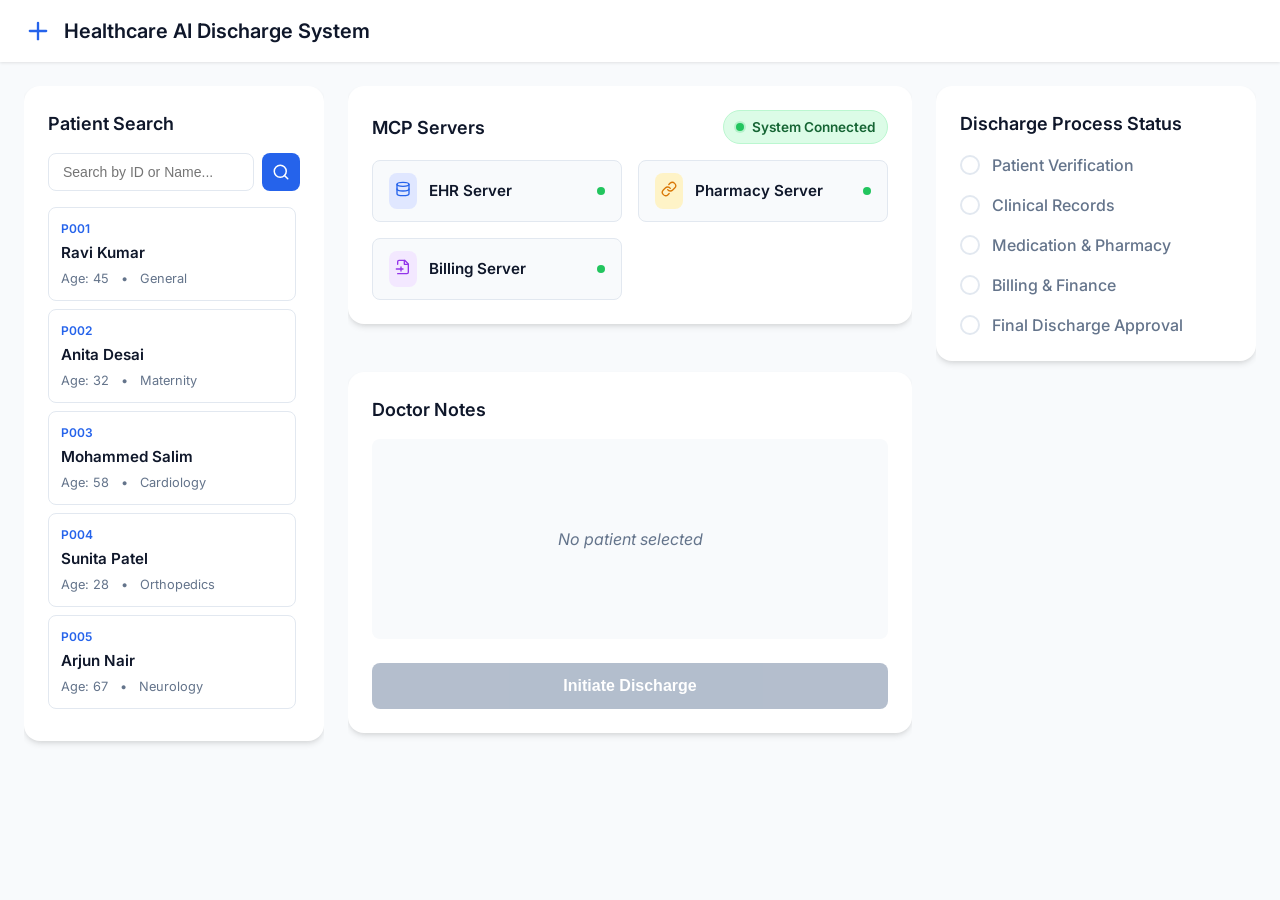
<file: Healthcare_Discharge_System/web_dashboard/index.html>
<!DOCTYPE html>
<html lang="en">

<head>
    <meta charset="UTF-8">
    <meta name="viewport" content="width=device-width, initial-scale=1.0">
    <title>Healthcare AI Discharge Management</title>
    <link href="https://fonts.googleapis.com/css2?family=Inter:wght@400;500;600;700&display=swap" rel="stylesheet">
    <link rel="stylesheet" href="style.css">
</head>

<body>
    <header class="app-header">
        <div class="logo">
            <svg xmlns="http://www.w3.org/2000/svg" width="28" height="28" viewBox="0 0 24 24" fill="none"
                stroke="currentColor" stroke-width="2" stroke-linecap="round" stroke-linejoin="round">
                <line x1="12" y1="5" x2="12" y2="19"></line>
                <line x1="5" y1="12" x2="19" y2="12"></line>
            </svg>
            <h1>Healthcare AI Discharge System</h1>
        </div>
    </header>

    <main class="dashboard-grid">
        <!-- Left Panel: Patient Search -->
        <section class="panel left-panel">
            <div class="card">
                <h2>Patient Search</h2>
                <div class="search-box">
                    <input type="text" id="searchInput" placeholder="Search by ID or Name...">
                    <button id="searchBtn">
                        <svg xmlns="http://www.w3.org/2000/svg" width="18" height="18" viewBox="0 0 24 24" fill="none"
                            stroke="currentColor" stroke-width="2" stroke-linecap="round" stroke-linejoin="round">
                            <circle cx="11" cy="11" r="8"></circle>
                            <line x1="21" y1="21" x2="16.65" y2="16.65"></line>
                        </svg>
                    </button>
                </div>
                <div class="patient-list" id="patientList">
                    <!-- Populated by JS -->
                </div>
            </div>
        </section>

        <!-- Center Panel: Doctor Notes / Processing -->
        <section class="panel center-panel">

            <!-- State 0: MCP Connection & Servers -->
            <div class="card" id="mcpCard" style="margin-bottom: 24px;">
                <div style="display: flex; justify-content: space-between; align-items: center; margin-bottom: 16px;">
                    <h2 style="margin: 0;">MCP Servers</h2>
                    <div
                        style="display: flex; align-items: center; gap: 8px; padding: 6px 12px; background: var(--success-light); border-radius: 20px; border: 1px solid #BBF7D0;">
                        <span
                            style="height: 8px; width: 8px; border-radius: 50%; background-color: var(--success); box-shadow: 0 0 0 2px rgba(34,197,94,0.2);"></span>
                        <span style="font-size: 0.85rem; font-weight: 600; color: #166534;">System Connected</span>
                    </div>
                </div>

                <div class="server-cards-grid"
                    style="display: grid; grid-template-columns: repeat(auto-fit, minmax(220px, 1fr)); gap: 16px;">

                    <!-- EHR SQLite Server -->
                    <div id="mcp-ehr" class="server-card hover-lift"
                        style="border: 1px solid var(--border-color); border-radius: var(--radius-sm); padding: 12px 16px; background: #F8FAFC; cursor: pointer;">
                        <div style="display: flex; align-items: center; justify-content: space-between;">
                            <div style="display: flex; align-items: center; gap: 12px;">
                                <div
                                    style="background: #E0E7FF; padding: 6px; border-radius: 8px; color: var(--primary);">
                                    <svg xmlns="http://www.w3.org/2000/svg" width="16" height="16" viewBox="0 0 24 24"
                                        fill="none" stroke="currentColor" stroke-width="2" stroke-linecap="round"
                                        stroke-linejoin="round">
                                        <ellipse cx="12" cy="5" rx="9" ry="3"></ellipse>
                                        <path d="M21 12c0 1.66-4 3-9 3s-9-1.34-9-3"></path>
                                        <path d="M3 5v14c0 1.66 4 3 9 3s9-1.34 9-3V5"></path>
                                    </svg>
                                </div>
                                <h3 style="font-size: 0.95rem; font-weight: 600; margin: 0;">EHR Server</h3>
                            </div>
                            <div class="server-indicator"
                                style="height: 8px; width: 8px; border-radius: 50%; background-color: var(--success);">
                            </div>
                        </div>
                    </div>

                    <!-- Pharmacy API Server -->
                    <div id="mcp-pharmacy" class="server-card hover-lift"
                        style="border: 1px solid var(--border-color); border-radius: var(--radius-sm); padding: 12px 16px; background: #F8FAFC; cursor: pointer;">
                        <div style="display: flex; align-items: center; justify-content: space-between;">
                            <div style="display: flex; align-items: center; gap: 12px;">
                                <div style="background: #FEF3C7; padding: 6px; border-radius: 8px; color: #D97706;">
                                    <svg xmlns="http://www.w3.org/2000/svg" width="16" height="16" viewBox="0 0 24 24"
                                        fill="none" stroke="currentColor" stroke-width="2" stroke-linecap="round"
                                        stroke-linejoin="round">
                                        <path d="M10 13a5 5 0 0 0 7.54.54l3-3a5 5 0 0 0-7.07-7.07l-1.72 1.71"></path>
                                        <path d="M14 11a5 5 0 0 0-7.54-.54l-3 3a5 5 0 0 0 7.07 7.07l1.71-1.71"></path>
                                    </svg>
                                </div>
                                <h3 style="font-size: 0.95rem; font-weight: 600; margin: 0;">Pharmacy Server</h3>
                            </div>
                            <div class="server-indicator"
                                style="height: 8px; width: 8px; border-radius: 50%; background-color: var(--success);">
                            </div>
                        </div>
                    </div>

                    <!-- FileSystem Server -->
                    <div id="mcp-billing" class="server-card hover-lift"
                        style="border: 1px solid var(--border-color); border-radius: var(--radius-sm); padding: 12px 16px; background: #F8FAFC; cursor: pointer;">
                        <div style="display: flex; align-items: center; justify-content: space-between;">
                            <div style="display: flex; align-items: center; gap: 12px;">
                                <div style="background: #F3E8FF; padding: 6px; border-radius: 8px; color: #9333EA;">
                                    <svg xmlns="http://www.w3.org/2000/svg" width="16" height="16" viewBox="0 0 24 24"
                                        fill="none" stroke="currentColor" stroke-width="2" stroke-linecap="round"
                                        stroke-linejoin="round">
                                        <path d="M4 22h14a2 2 0 0 0 2-2V7.5L14.5 2H6a2 2 0 0 0-2 2v4"></path>
                                        <polyline points="14 2 14 8 20 8"></polyline>
                                        <path d="M2 15h10"></path>
                                        <path d="M9 18v-6"></path>
                                    </svg>
                                </div>
                                <h3 style="font-size: 0.95rem; font-weight: 600; margin: 0;">Billing Server</h3>
                            </div>
                            <div class="server-indicator"
                                style="height: 8px; width: 8px; border-radius: 50%; background-color: var(--success);">
                            </div>
                        </div>
                    </div>
                </div>
            </div>

            <!-- State 1: Doctor Notes -->
            <div class="card" id="doctorNotesCard">
                <h2>Doctor Notes</h2>
                <div id="notesContent" class="notes-content empty-state">
                    No patient selected
                </div>
                <button id="initiateDischargeBtn" class="primary-btn" disabled>Initiate Discharge</button>
            </div>

            <!-- State 2: Processing -->
            <div class="card hidden slide-up" id="processingCard">
                <h2>Discharge Processing</h2>
                <div class="progress-container">
                    <div class="progress-bar-bg">
                        <div class="progress-bar-fill" id="progressBarFill"></div>
                    </div>
                    <span id="progressText">0%</span>
                </div>
                <div class="steps-list" id="stepsList">
                    <!-- Populated by JS -->
                </div>
            </div>



            <!-- State 4: Error / Blocked -->
            <div class="error-wrapper hidden slide-up" id="errorWrapper">
                <div class="card error-card fade-in"
                    style="background-color: #FEF2F2; border: 1px solid #FCA5A5; text-align: center; padding: 32px 24px;">
                    <div class="error-icon-large"
                        style="width: 64px; height: 64px; background-color: #EF4444; border-radius: 50%; display: flex; align-items: center; justify-content: center; margin: 0 auto 16px; box-shadow: 0 4px 10px rgba(239, 68, 68, 0.3);">
                        <svg xmlns="http://www.w3.org/2000/svg" width="48" height="48" viewBox="0 0 24 24" fill="none"
                            stroke="white" stroke-width="2" stroke-linecap="round" stroke-linejoin="round">
                            <line x1="18" y1="6" x2="6" y2="18"></line>
                            <line x1="6" y1="6" x2="18" y2="18"></line>
                        </svg>
                    </div>
                    <h2 style="color: #991B1B; margin-bottom: 8px;">Discharge Blocked</h2>
                    <p id="errorMessage" style="color: #B91C1C;">Reason goes here</p>
                </div>
            </div>

        </section>

        <!-- Right Panel: Process Status -->
        <section class="panel right-panel">
            <div class="card" id="statusCard">
                <h2>Discharge Process Status</h2>
                <ul class="module-status-list mt-4">
                    <li id="status-verification" class="module-item">
                        <div class="status-indicator"></div>
                        <span>Patient Verification</span>
                    </li>
                    <li id="status-records" class="module-item">
                        <div class="status-indicator"></div>
                        <span>Clinical Records</span>
                    </li>
                    <li id="status-pharmacy" class="module-item">
                        <div class="status-indicator"></div>
                        <span>Medication & Pharmacy</span>
                    </li>
                    <li id="status-billing" class="module-item">
                        <div class="status-indicator"></div>
                        <span>Billing & Finance</span>
                    </li>
                    <li id="status-final" class="module-item">
                        <div class="status-indicator"></div>
                        <span>Final Discharge Approval</span>
                    </li>
                </ul>
            </div>

            <!-- Alerts Box -->
            <div class="card mt-4 hidden slide-up" id="alertsCard" style="border-left: 4px solid #F59E0B;">
                <h3 style="margin-bottom: 12px; display: flex; align-items: center; gap: 8px;">
                    <svg xmlns="http://www.w3.org/2000/svg" width="20" height="20" viewBox="0 0 24 24" fill="none"
                        stroke="#F59E0B" stroke-width="2" stroke-linecap="round" stroke-linejoin="round">
                        <path
                            d="M10.29 3.86L1.82 18a2 2 0 0 0 1.71 3h16.94a2 2 0 0 0 1.71-3L13.71 3.86a2 2 0 0 0-3.42 0z">
                        </path>
                        <line x1="12" y1="9" x2="12" y2="13"></line>
                        <line x1="12" y1="17" x2="12.01" y2="17"></line>
                    </svg>
                    Process Alerts
                </h3>
                <div id="alertsList" style="display: flex; flex-direction: column; gap: 8px;">
                    <!-- Alerts populated by JS -->
                </div>
            </div>

            <!-- Success Message Card -->
            <div class="card success-card fade-in hidden mt-4" id="successMessageCard">
                <div class="success-icon-large">
                    <svg xmlns="http://www.w3.org/2000/svg" width="48" height="48" viewBox="0 0 24 24" fill="none"
                        stroke="white" stroke-width="2" stroke-linecap="round" stroke-linejoin="round">
                        <path d="M22 11.08V12a10 10 0 1 1-5.93-9.14"></path>
                        <polyline points="22 4 12 14.01 9 11.01"></polyline>
                    </svg>
                </div>
                <h2>Patient Ready for Discharge</h2>
                <p>All discharge validations completed successfully.</p>
            </div>

            <!-- State 3: Success & Invoice (Moved from center panel) -->
            <div class="success-wrapper hidden slide-up" id="successWrapper">
                <div class="card invoice-card fade-in mt-4">
                    <h2>Invoice</h2>
                    <div class="invoice-details" id="invoiceDetails">
                        <!-- Populated by JS -->
                    </div>
                    <div class="invoice-actions mt-4">
                        <button class="secondary-btn" id="downloadPdfBtn">
                            <svg xmlns="http://www.w3.org/2000/svg" width="18" height="18" viewBox="0 0 24 24"
                                fill="none" stroke="currentColor" stroke-width="2" stroke-linecap="round"
                                stroke-linejoin="round">
                                <path d="M14 2H6a2 2 0 0 0-2 2v16a2 2 0 0 0 2 2h12a2 2 0 0 0 2-2V8z"></path>
                                <polyline points="14 2 14 8 20 8"></polyline>
                                <line x1="16" y1="13" x2="8" y2="13"></line>
                                <line x1="16" y1="17" x2="8" y2="17"></line>
                                <polyline points="10 9 9 9 8 9"></polyline>
                            </svg>
                            Download Invoice (PDF)
                        </button>
                    </div>
                </div>
            </div>
        </section>
    </main>

    <footer class="app-footer hidden" id="evalsFooter">
        <button id="goToEvalsBtn" class="evals-btn">
            <svg xmlns="http://www.w3.org/2000/svg" width="18" height="18" viewBox="0 0 24 24" fill="none"
                stroke="currentColor" stroke-width="2" stroke-linecap="round" stroke-linejoin="round">
                <line x1="18" y1="20" x2="18" y2="10"></line>
                <line x1="12" y1="20" x2="12" y2="4"></line>
                <line x1="6" y1="20" x2="6" y2="14"></line>
            </svg>
            Go to Evaluations (Tech)
        </button>
    </footer>

    <!-- Modal for Invoice Preview -->
    <div id="invoiceModal" class="modal hidden fade-in">
        <div class="modal-content slide-up">
            <div class="modal-header">
                <h2>Invoice Preview</h2>
                <button class="close-btn" id="closeModalBtn">&times;</button>
            </div>
            <div class="invoice-preview" id="invoicePreviewContent">
                <!-- Dynamic Invoice HTML -->
            </div>
            <div class="modal-actions">
                <button class="primary-btn" id="printInvoiceBtn">Print Invoice</button>
            </div>
        </div>
    </div>

    <script src="app.js"></script>
</body>

</html>
</file>
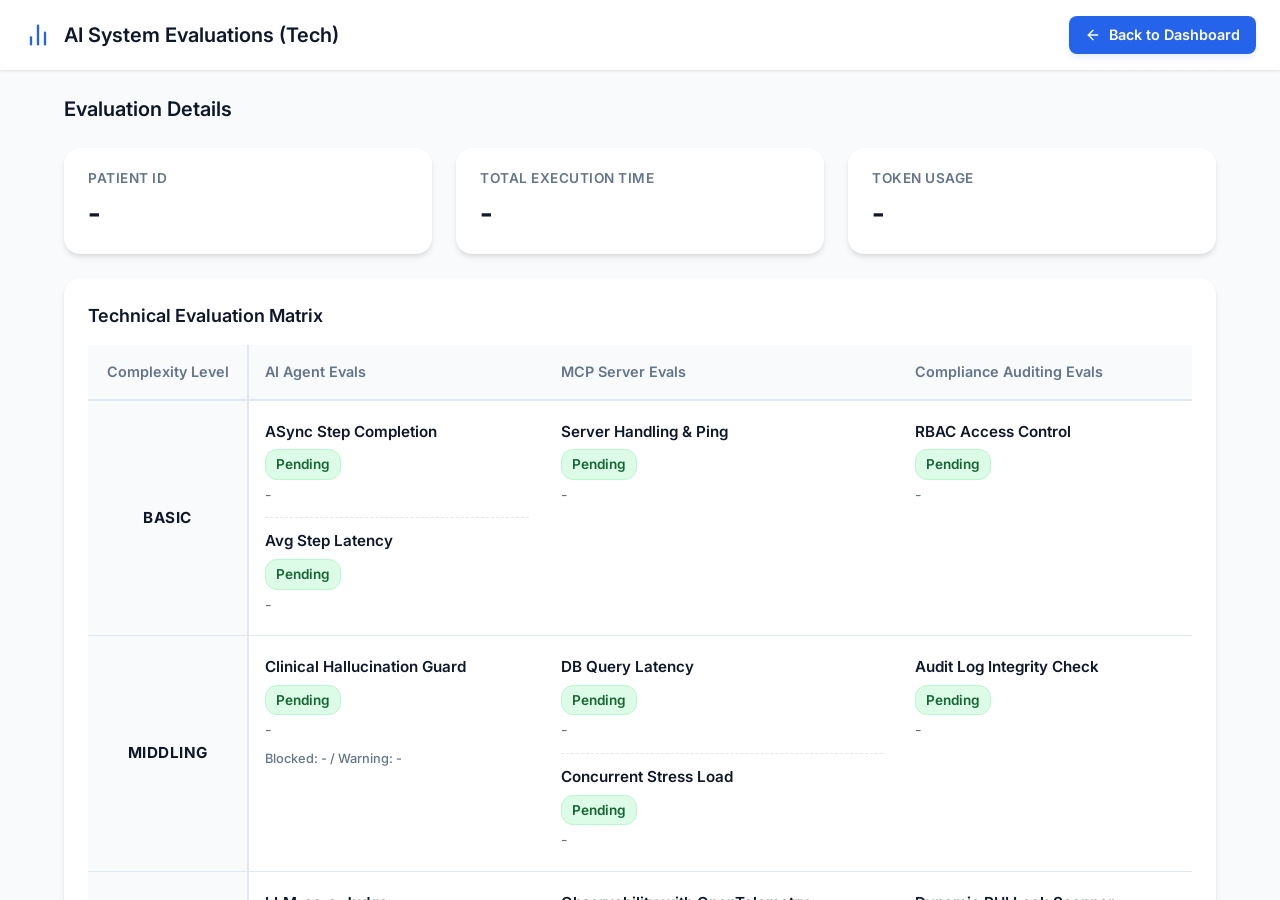
<file: Healthcare_Discharge_System/web_dashboard/evaluations.html>
<!DOCTYPE html>
<html lang="en">

<head>
    <meta charset="UTF-8">
    <meta name="viewport" content="width=device-width, initial-scale=1.0">
    <title>AI System Evaluations (Tech)</title>
    <link href="https://fonts.googleapis.com/css2?family=Inter:wght@400;500;600;700&display=swap" rel="stylesheet">
    <link rel="stylesheet" href="style.css">
</head>

<body>
    <header class="app-header" style="display: flex; justify-content: space-between; align-items: center;">
        <div class="logo">
            <svg xmlns="http://www.w3.org/2000/svg" width="28" height="28" viewBox="0 0 24 24" fill="none"
                stroke="currentColor" stroke-width="2" stroke-linecap="round" stroke-linejoin="round">
                <line x1="18" y1="20" x2="18" y2="10"></line>
                <line x1="12" y1="20" x2="12" y2="4"></line>
                <line x1="6" y1="20" x2="6" y2="14"></line>
            </svg>
            <h1>AI System Evaluations (Tech)</h1>
        </div>
        <div>
            <a href="index.html" class="evals-btn" style="text-decoration: none; padding: 8px 16px; font-size: 0.9rem;">
                <svg xmlns="http://www.w3.org/2000/svg" width="16" height="16" viewBox="0 0 24 24" fill="none"
                    stroke="currentColor" stroke-width="2" stroke-linecap="round" stroke-linejoin="round">
                    <line x1="19" y1="12" x2="5" y2="12"></line>
                    <polyline points="12 19 5 12 12 5"></polyline>
                </svg>
                Back to Dashboard
            </a>
        </div>
    </header>

    <main class="eval-dashboard">
        <div class="eval-header-row">
            <div>
                <h2 style="margin: 0; font-size: 1.25rem; color: var(--text-main);">Evaluation Details</h2>
            </div>
            <div style="font-size: 0.9rem; color: var(--text-muted); font-weight: 500;" id="lastUpdated">
                <!-- Timestamp -->
            </div>
        </div>

        <!-- Stats Strip -->
        <div class="eval-stats-strip">
            <div class="eval-stat-card">
                <label>Patient ID</label>
                <span id="stat-patient-id">-</span>
            </div>
            <div class="eval-stat-card">
                <label>Total Execution Time</label>
                <span id="stat-exec-time">-</span>
            </div>
            <div class="eval-stat-card">
                <label>Token Usage</label>
                <span id="stat-tokens">-</span>
            </div>
        </div>

        <!-- 3x3 Evaluation Matrix -->
        <div class="eval-table-card">
            <h2>Technical Evaluation Matrix</h2>
            <table class="eval-table">
                <thead>
                    <tr>
                        <th style="width: 160px; border-right: 2px solid var(--border-color); text-align: center;">
                            Complexity Level</th>
                        <th>AI Agent Evals</th>
                        <th>MCP Server Evals</th>
                        <th>Compliance Auditing Evals</th>
                    </tr>
                </thead>
                <tbody>
                    <!-- Basic Row -->
                    <tr>
                        <td class="row-header">Basic</td>
                        <td>
                            <div class="eval-cell" id="agent-basic-container">
                                <div class="eval-cell" id="agent-basic" style="border: none; padding: 0; box-shadow: none;">
                                    <div class="eval-cell-title" id="agent-basic-name">ASync Step Completion</div>
                                    <span class="eval-cell-badge badge-pass" id="agent-basic-badge">Pending</span>
                                    <div class="eval-cell-result" id="agent-basic-result">-</div>
                                </div>
                                <div style="margin-top: 12px; border-top: 1px dashed var(--border-color); padding-top: 12px;" id="agent-latency-container">
                                    <div class="eval-cell-title" id="agent-latency-name">Avg Step Latency</div>
                                    <span class="eval-cell-badge badge-pass" id="agent-latency-badge">Pending</span>
                                    <div class="eval-cell-result" id="agent-latency-result">-</div>
                                </div>
                            </div>
                        </td>
                        <td>
                            <div class="eval-cell" id="mcp-basic">
                                <div class="eval-cell-title" id="mcp-basic-name">Server Handling & Ping</div>
                                <span class="eval-cell-badge badge-pass" id="mcp-basic-badge">Pending</span>
                                <div class="eval-cell-result" id="mcp-basic-result">-</div>
                            </div>
                        </td>
                        <td>
                            <div class="eval-cell" id="compliance-basic">
                                <div class="eval-cell-title" id="compliance-basic-name">RBAC Access Control</div>
                                <span class="eval-cell-badge badge-pass" id="compliance-basic-badge">Pending</span>
                                <div class="eval-cell-result" id="compliance-basic-result">-</div>
                            </div>
                        </td>
                    </tr>

                    <!-- Middling Row -->
                    <tr>
                        <td class="row-header">Middling</td>
                        <td>
                            <div class="eval-cell" id="agent-middling">
                                <div class="eval-cell-title" id="agent-middling-name">Clinical Hallucination Guard</div>
                                <span class="eval-cell-badge badge-pass" id="agent-middling-badge">Pending</span>
                                <div class="eval-cell-result" id="agent-middling-result">-</div>
                                <div class="eval-cell-detail" id="agent-middling-detail" style="margin-top: 8px; font-size: 0.8rem; color: var(--text-muted); font-weight: 500;">
                                    Blocked: - / Warning: -
                                </div>
                            </div>
                        </td>
                        <td>
                            <div class="eval-cell" id="mcp-middling">
                                <div class="eval-cell-title" id="mcp-middling-name">DB Query Latency</div>
                                <span class="eval-cell-badge badge-pass" id="mcp-middling-badge">Pending</span>
                                <div class="eval-cell-result" id="mcp-middling-result">-</div>

                                <div style="margin-top: 12px; border-top: 1px dashed var(--border-color); padding-top: 12px;" id="mcp-stress-container">
                                    <div class="eval-cell-title" id="mcp-stress-name">Concurrent Stress Load</div>
                                    <span class="eval-cell-badge badge-pass" id="mcp-stress-badge">Pending</span>
                                    <div class="eval-cell-result" id="mcp-stress-result">-</div>
                                </div>
                            </div>
                        </td>
                        <td>
                            <div class="eval-cell" id="compliance-middling">
                                <div class="eval-cell-title" id="compliance-middling-name">Audit Log Integrity Check
                                </div>
                                <span class="eval-cell-badge badge-pass" id="compliance-middling-badge">Pending</span>
                                <div class="eval-cell-result" id="compliance-middling-result">-</div>
                            </div>
                        </td>
                    </tr>

                    <!-- Advanced Row -->
                    <tr>
                        <td class="row-header">Advanced</td>
                        <td>
                            <div class="eval-cell" id="agent-advanced">
                                <div class="eval-cell-title" id="agent-advanced-name">LLM-as-a-Judge</div>
                                <span class="eval-cell-badge badge-pass" id="agent-advanced-badge">Pending</span>
                                <div class="eval-cell-result" id="agent-advanced-result">
                                    <a href="#" id="stream-judge-link" style="color: var(--primary); text-decoration: underline; font-weight: 600;">Streamable</a>
                                </div>
                            </div>
                        </td>
                        <td>
                            <div class="eval-cell" id="mcp-advanced">
                                <div class="eval-cell-title" id="mcp-advanced-name">Observability with OpenTelemetry</div>
                                <span class="eval-cell-badge badge-pass" id="mcp-advanced-badge">Pending</span>
                                <div class="eval-cell-result" id="mcp-advanced-result">
                                    <a href="#" id="observe-link" target="_blank" style="color: var(--primary); text-decoration: underline; font-weight: 500;">Observe</a>
                                </div>
                            </div>
                        </td>
                        <td>
                            <div class="eval-cell" id="compliance-advanced">
                                <div class="eval-cell-title" id="compliance-advanced-name">Dynamic PHI Leak Scanner
                                </div>
                                <span class="eval-cell-badge badge-pass" id="compliance-advanced-badge">Pending</span>
                                <div class="eval-cell-result" id="compliance-advanced-result">-</div>
                            </div>
                        </td>
                    </tr>
                </tbody>
            </table>
        </div>
    </main>

    <script src="evaluations.js"></script>
</body>

</html>
</file>
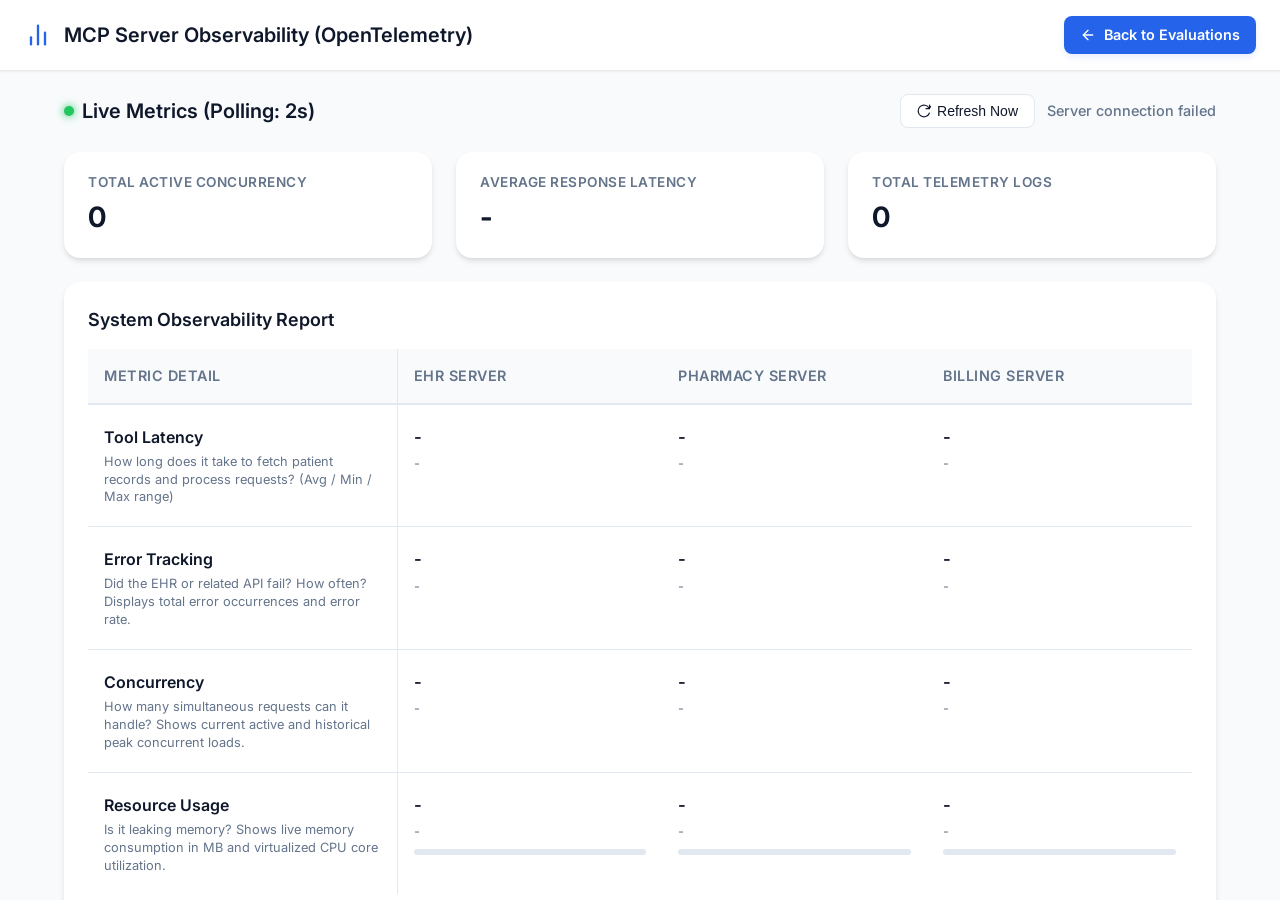
<file: Healthcare_Discharge_System/web_dashboard/observability.html>
<!DOCTYPE html>
<html lang="en">

<head>
    <meta charset="UTF-8">
    <meta name="viewport" content="width=device-width, initial-scale=1.0">
    <title>MCP Server Observability (OpenTelemetry)</title>
    <link href="https://fonts.googleapis.com/css2?family=Inter:wght@400;500;600;700&display=swap" rel="stylesheet">
    <link rel="stylesheet" href="style.css">
    <style>
        .pulse-dot {
            width: 10px;
            height: 10px;
            background-color: var(--success);
            border-radius: 50%;
            display: inline-block;
            box-shadow: 0 0 8px var(--success);
            animation: pulse-animation 1.5s infinite ease-in-out;
            margin-right: 8px;
            vertical-align: middle;
        }

        @keyframes pulse-animation {
            0% {
                transform: scale(0.9);
                opacity: 0.6;
            }

            50% {
                transform: scale(1.12);
                opacity: 1;
                box-shadow: 0 0 12px var(--success);
            }

            100% {
                transform: scale(0.9);
                opacity: 0.6;
            }
        }

        .metric-cell {
            padding: 16px;
        }

        .metric-title {
            font-weight: 600;
            color: var(--text-main);
            font-size: 1rem;
            margin-bottom: 4px;
        }

        .metric-desc {
            font-size: 0.8rem;
            color: var(--text-muted);
            line-height: 1.4;
        }

        .server-val {
            font-size: 1.05rem;
            font-weight: 600;
            color: var(--text-main);
        }

        .server-sub {
            font-size: 0.8rem;
            color: var(--text-muted);
            margin-top: 4px;
        }

        .obs-table {
            width: 100%;
            border-collapse: collapse;
            margin-top: 16px;
        }

        .obs-table th {
            text-align: left;
            padding: 16px;
            background-color: #F8FAFC;
            font-weight: 600;
            color: var(--text-muted);
            border-bottom: 2px solid var(--border-color);
            font-size: 0.9rem;
            text-transform: uppercase;
            letter-spacing: 0.5px;
        }

        .obs-table td {
            padding: 20px 16px;
            border-bottom: 1px solid var(--border-color);
            vertical-align: top;
        }

        .obs-table tr:last-child td {
            border-bottom: none;
        }

        .progress-bar-small {
            height: 6px;
            background-color: #E2E8F0;
            border-radius: 3px;
            overflow: hidden;
            margin-top: 8px;
            width: 100%;
        }

        .progress-bar-fill-small {
            height: 100%;
            background-color: var(--primary);
            border-radius: 3px;
            width: 0%;
            transition: width 0.3s ease, background-color 0.3s ease;
        }

        .refresh-btn {
            background-color: white;
            color: var(--text-main);
            border: 1px solid var(--border-color);
            padding: 8px 16px;
            border-radius: var(--radius-sm);
            font-size: 0.875rem;
            font-weight: 500;
            cursor: pointer;
            display: inline-flex;
            align-items: center;
            gap: 6px;
            transition: all 0.2s ease;
        }

        .refresh-btn:hover {
            background-color: #F1F5F9;
            border-color: #CBD5E1;
        }
    </style>
</head>

<body>
    <header class="app-header" style="display: flex; justify-content: space-between; align-items: center;">
        <div class="logo">
            <svg xmlns="http://www.w3.org/2000/svg" width="28" height="28" viewBox="0 0 24 24" fill="none"
                stroke="currentColor" stroke-width="2" stroke-linecap="round" stroke-linejoin="round">
                <path d="M18 20V10"></path>
                <path d="M12 20V4"></path>
                <path d="M6 20v-6"></path>
            </svg>
            <h1>MCP Server Observability (OpenTelemetry)</h1>
        </div>
        <div>
            <a href="#" id="back-btn" class="evals-btn" style="text-decoration: none; padding: 8px 16px; font-size: 0.9rem;">
                <svg xmlns="http://www.w3.org/2000/svg" width="16" height="16" viewBox="0 0 24 24" fill="none"
                    stroke="currentColor" stroke-width="2" stroke-linecap="round" stroke-linejoin="round">
                    <line x1="19" y1="12" x2="5" y2="12"></line>
                    <polyline points="12 19 5 12 12 5"></polyline>
                </svg>
                Back to Evaluations
            </a>
        </div>
    </header>

    <main class="eval-dashboard">
        <div class="eval-header-row">
            <div style="display: flex; align-items: center;">
                <span class="pulse-dot"></span>
                <h2 style="margin: 0; font-size: 1.25rem; color: var(--text-main);">Live Metrics (Polling: 2s)</h2>
            </div>
            <div style="display: flex; gap: 12px; align-items: center;">
                <button id="refreshBtn" class="refresh-btn">
                    <svg xmlns="http://www.w3.org/2000/svg" width="14" height="14" viewBox="0 0 24 24" fill="none"
                        stroke="currentColor" stroke-width="2" stroke-linecap="round" stroke-linejoin="round">
                        <path d="M21.5 2v6h-6M21.34 15.57a10 10 0 1 1-.57-8.38l5.67-5.67"></path>
                    </svg>
                    Refresh Now
                </button>
                <div style="font-size: 0.9rem; color: var(--text-muted); font-weight: 500;" id="lastUpdated">
                    Connecting...
                </div>
            </div>
        </div>

        <!-- Stats Strip -->
        <div class="eval-stats-strip">
            <div class="eval-stat-card">
                <label>Total Active Concurrency</label>
                <span id="stat-total-concurrency">0</span>
            </div>
            <div class="eval-stat-card">
                <label>Average Response Latency</label>
                <span id="stat-avg-latency">-</span>
            </div>
            <div class="eval-stat-card">
                <label>Total Telemetry Logs</label>
                <span id="stat-total-requests">0</span>
            </div>
        </div>

        <!-- Telemetry Table -->
        <div class="eval-table-card">
            <h2>System Observability Report</h2>
            <table class="obs-table">
                <thead>
                    <tr>
                        <th style="width: 28%; border-right: 1px solid var(--border-color);">Metric Detail</th>
                        <th style="width: 24%;">EHR Server</th>
                        <th style="width: 24%;">Pharmacy Server</th>
                        <th style="width: 24%;">Billing Server</th>
                    </tr>
                </thead>
                <tbody>
                    <!-- Tool Latency Row -->
                    <tr>
                        <td style="border-right: 1px solid var(--border-color);">
                            <div class="metric-title">Tool Latency</div>
                            <div class="metric-desc">How long does it take to fetch patient records and process requests? (Avg / Min / Max range)</div>
                        </td>
                        <td>
                            <div class="server-val" id="ehr-latency-avg">-</div>
                            <div class="server-sub" id="ehr-latency-range">-</div>
                        </td>
                        <td>
                            <div class="server-val" id="pharmacy-latency-avg">-</div>
                            <div class="server-sub" id="pharmacy-latency-range">-</div>
                        </td>
                        <td>
                            <div class="server-val" id="billing-latency-avg">-</div>
                            <div class="server-sub" id="billing-latency-range">-</div>
                        </td>
                    </tr>

                    <!-- Error Tracking Row -->
                    <tr>
                        <td style="border-right: 1px solid var(--border-color);">
                            <div class="metric-title">Error Tracking</div>
                            <div class="metric-desc">Did the EHR or related API fail? How often? Displays total error occurrences and error rate.</div>
                        </td>
                        <td>
                            <div class="server-val" id="ehr-errors">-</div>
                            <div class="server-sub" id="ehr-error-rate">-</div>
                        </td>
                        <td>
                            <div class="server-val" id="pharmacy-errors">-</div>
                            <div class="server-sub" id="pharmacy-error-rate">-</div>
                        </td>
                        <td>
                            <div class="server-val" id="billing-errors">-</div>
                            <div class="server-sub" id="billing-error-rate">-</div>
                        </td>
                    </tr>

                    <!-- Concurrency Row -->
                    <tr>
                        <td style="border-right: 1px solid var(--border-color);">
                            <div class="metric-title">Concurrency</div>
                            <div class="metric-desc">How many simultaneous requests can it handle? Shows current active and historical peak concurrent loads.</div>
                        </td>
                        <td>
                            <div class="server-val" id="ehr-concurrency">-</div>
                            <div class="server-sub" id="ehr-concurrency-peak">-</div>
                        </td>
                        <td>
                            <div class="server-val" id="pharmacy-concurrency">-</div>
                            <div class="server-sub" id="pharmacy-concurrency-peak">-</div>
                        </td>
                        <td>
                            <div class="server-val" id="billing-concurrency">-</div>
                            <div class="server-sub" id="billing-concurrency-peak">-</div>
                        </td>
                    </tr>

                    <!-- Resource Usage Row -->
                    <tr>
                        <td style="border-right: 1px solid var(--border-color);">
                            <div class="metric-title">Resource Usage</div>
                            <div class="metric-desc">Is it leaking memory? Shows live memory consumption in MB and virtualized CPU core utilization.</div>
                        </td>
                        <td>
                            <div class="server-val" id="ehr-memory">-</div>
                            <div class="server-sub" id="ehr-cpu">-</div>
                            <div class="progress-bar-small">
                                <div id="ehr-mem-bar" class="progress-bar-fill-small"></div>
                            </div>
                        </td>
                        <td>
                            <div class="server-val" id="pharmacy-memory">-</div>
                            <div class="server-sub" id="pharmacy-cpu">-</div>
                            <div class="progress-bar-small">
                                <div id="pharmacy-mem-bar" class="progress-bar-fill-small"></div>
                            </div>
                        </td>
                        <td>
                            <div class="server-val" id="billing-memory">-</div>
                            <div class="server-sub" id="billing-cpu">-</div>
                            <div class="progress-bar-small">
                                <div id="billing-mem-bar" class="progress-bar-fill-small"></div>
                            </div>
                        </td>
                    </tr>
                </tbody>
            </table>
        </div>
    </main>

    <script src="observability.js"></script>
</body>

</html>
</file>
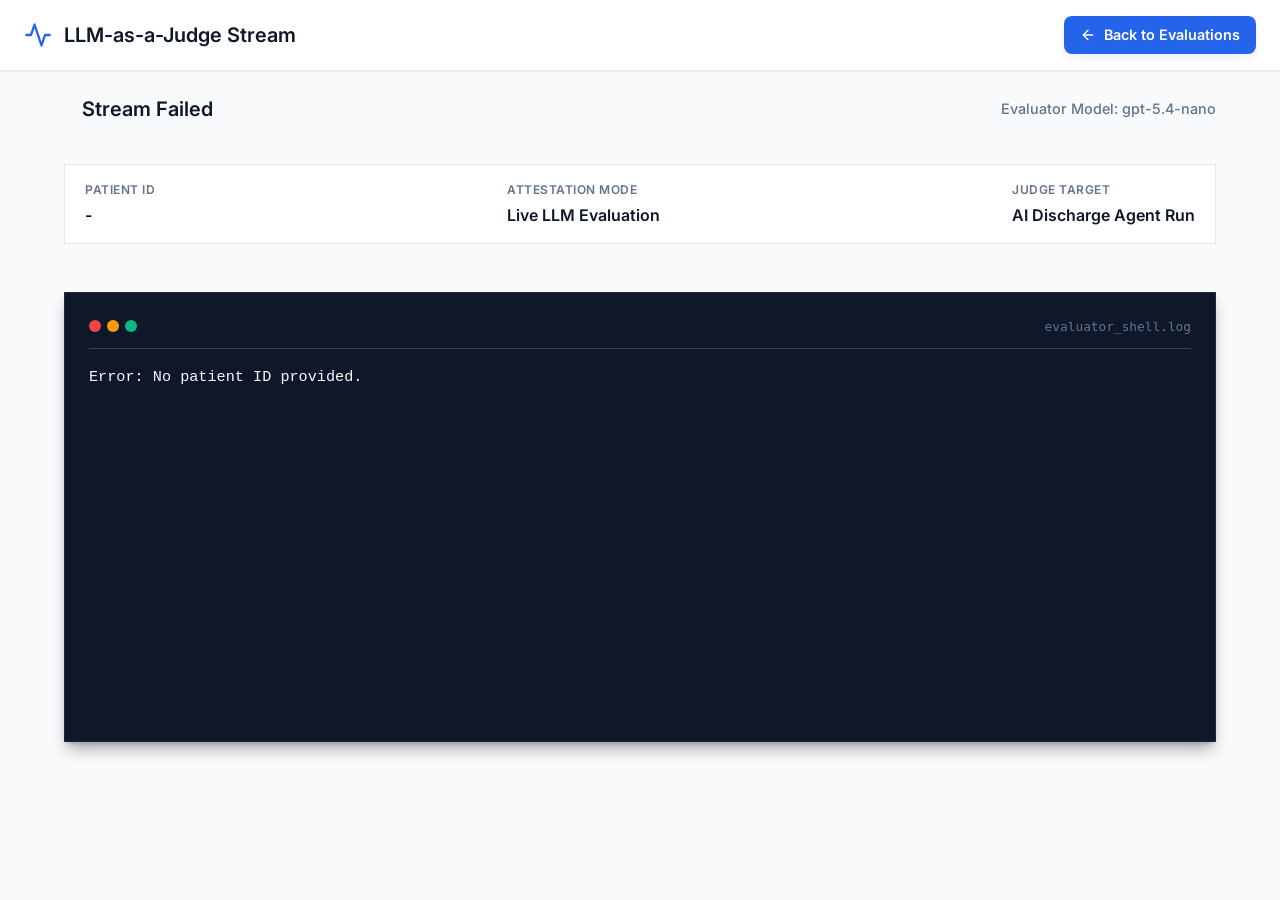
<file: Healthcare_Discharge_System/web_dashboard/stream_judge.html>
<!DOCTYPE html>
<html lang="en">
<head>
    <meta charset="UTF-8">
    <meta name="viewport" content="width=device-width, initial-scale=1.0">
    <title>LLM-as-a-Judge Stream</title>
    <link href="https://fonts.googleapis.com/css2?family=Inter:wght@400;500;600;700&display=swap" rel="stylesheet">
    <link rel="stylesheet" href="style.css">
    <style>
        .pulse-dot {
            width: 10px;
            height: 10px;
            background-color: var(--success);
            border-radius: 50%;
            display: inline-block;
            box-shadow: 0 0 8px var(--success);
            animation: pulse-animation 1.5s infinite ease-in-out;
            margin-right: 8px;
            vertical-align: middle;
        }

        .pulse-dot.error {
            background-color: var(--failed);
            box-shadow: 0 0 8px var(--failed);
            animation: none;
        }

        .pulse-dot.completed {
            background-color: var(--primary);
            box-shadow: 0 0 8px var(--primary);
            animation: none;
        }

        @keyframes pulse-animation {
            0% { transform: scale(0.9); opacity: 0.6; }
            50% { transform: scale(1.12); opacity: 1; box-shadow: 0 0 12px var(--success); }
            100% { transform: scale(0.9); opacity: 0.6; }
        }

        .stream-panel {
            background-color: #0F172A;
            color: #F8FAFC;
            border-radius: var(--radius-md);
            padding: 24px;
            min-height: 450px;
            max-height: 650px;
            overflow-y: auto;
            box-shadow: 0 10px 15px -3px rgba(0, 0, 0, 0.3), 0 4px 6px -4px rgba(0, 0, 0, 0.3);
            border: 1px solid #1E293B;
            position: relative;
        }

        .stream-content {
            font-family: 'Fira Code', 'Courier New', Courier, monospace;
            font-size: 0.95rem;
            line-height: 1.7;
            white-space: pre-wrap;
        }

        .stream-content p {
            margin: 0 0 1em 0;
        }

        .stream-header {
            display: flex;
            justify-content: space-between;
            align-items: center;
            border-bottom: 1px solid #334155;
            padding-bottom: 12px;
            margin-bottom: 16px;
        }

        .terminal-buttons {
            display: flex;
            gap: 6px;
        }

        .term-btn {
            width: 12px;
            height: 12px;
            border-radius: 50%;
        }

        .term-close { background-color: #EF4444; }
        .term-min { background-color: #F59E0B; }
        .term-max { background-color: #10B981; }

        .patient-card {
            background-color: var(--card-bg);
            border: 1px solid var(--border-color);
            border-radius: var(--radius-md);
            padding: 16px 20px;
            margin-bottom: 24px;
            display: flex;
            justify-content: space-between;
            align-items: center;
        }

        .patient-info-item {
            display: flex;
            flex-direction: column;
            gap: 4px;
        }

        .patient-info-item label {
            font-size: 0.75rem;
            text-transform: uppercase;
            letter-spacing: 0.5px;
            color: var(--text-muted);
            font-weight: 600;
        }

        .patient-info-item span {
            font-size: 1rem;
            font-weight: 600;
            color: var(--text-main);
        }
    </style>
</head>
<body>
    <header class="app-header" style="display: flex; justify-content: space-between; align-items: center;">
        <div class="logo">
            <svg xmlns="http://www.w3.org/2000/svg" width="28" height="28" viewBox="0 0 24 24" fill="none"
                stroke="currentColor" stroke-width="2" stroke-linecap="round" stroke-linejoin="round">
                <polyline points="22 12 18 12 15 21 9 3 6 12 2 12"></polyline>
            </svg>
            <h1>LLM-as-a-Judge Stream</h1>
        </div>
        <div>
            <a href="#" id="back-btn" class="evals-btn" style="text-decoration: none; padding: 8px 16px; font-size: 0.9rem;">
                <svg xmlns="http://www.w3.org/2000/svg" width="16" height="16" viewBox="0 0 24 24" fill="none"
                    stroke="currentColor" stroke-width="2" stroke-linecap="round" stroke-linejoin="round">
                    <line x1="19" y1="12" x2="5" y2="12"></line>
                    <polyline points="12 19 5 12 12 5"></polyline>
                </svg>
                Back to Evaluations
            </a>
        </div>
    </header>

    <main class="eval-dashboard">
        <div class="eval-header-row" style="margin-bottom: 16px;">
            <div style="display: flex; align-items: center;">
                <span class="pulse-dot" id="stream-status-dot"></span>
                <h2 style="margin: 0; font-size: 1.25rem; color: var(--text-main);" id="stream-status-text">Connecting to Judge Stream...</h2>
            </div>
            <div style="font-size: 0.9rem; color: var(--text-muted); font-weight: 500;" id="judgeModel">
                Evaluator Model: gpt-5.4-nano
            </div>
        </div>

        <div class="patient-card">
            <div class="patient-info-item">
                <label>Patient ID</label>
                <span id="patient-id-val">-</span>
            </div>
            <div class="patient-info-item">
                <label>Attestation Mode</label>
                <span>Live LLM Evaluation</span>
            </div>
            <div class="patient-info-item">
                <label>Judge Target</label>
                <span>AI Discharge Agent Run</span>
            </div>
        </div>

        <div class="stream-panel">
            <div class="stream-header">
                <div class="terminal-buttons">
                    <div class="term-btn term-close"></div>
                    <div class="term-btn term-min"></div>
                    <div class="term-btn term-max"></div>
                </div>
                <div style="font-size: 0.8rem; color: #64748B; font-family: monospace;">evaluator_shell.log</div>
            </div>
            <div class="stream-content" id="stream-output">
                Initializing evaluation stream...
            </div>
        </div>
    </main>

    <script src="stream_judge.js"></script>
</body>
</html>
</file>
<file: Healthcare_Discharge_System/web_dashboard/style.css>
:root {
    --primary: #2563EB;
    --primary-hover: #1D4ED8;
    --success: #22C55E;
    --success-light: #DCFCE7;
    --warning: #F59E0B;
    --bg-color: #F8FAFC;
    --card-bg: #FFFFFF;
    --text-main: #0F172A;
    --text-muted: #64748B;
    --border-color: #E2E8F0;
    --radius: 16px;
    --radius-sm: 8px;
    --shadow: 0 4px 6px -1px rgba(0, 0, 0, 0.1), 0 2px 4px -1px rgba(0, 0, 0, 0.06);
    --shadow-hover: 0 10px 15px -3px rgba(0, 0, 0, 0.1), 0 4px 6px -2px rgba(0, 0, 0, 0.05);
}

* {
    box-sizing: border-box;
    margin: 0;
    padding: 0;
}

body {
    font-family: 'Inter', -apple-system, BlinkMacSystemFont, "Segoe UI", Roboto, sans-serif;
    background-color: var(--bg-color);
    color: var(--text-main);
    line-height: 1.5;
    height: 100vh;
    display: flex;
    flex-direction: column;
}

.mt-4 {
    margin-top: 1rem;
}

/* Header */
.app-header {
    background-color: var(--card-bg);
    padding: 16px 24px;
    box-shadow: 0 1px 3px 0 rgba(0, 0, 0, 0.1);
    z-index: 10;
}

.logo {
    display: flex;
    align-items: center;
    gap: 12px;
    color: var(--primary);
}

.logo h1 {
    font-size: 1.25rem;
    font-weight: 600;
    color: var(--text-main);
}

/* Layout */
.dashboard-grid {
    display: grid;
    grid-template-columns: 300px 2.5fr 320px;
    gap: 24px;
    padding: 24px;
    flex: 1;
    overflow: hidden;
}

.panel {
    display: flex;
    flex-direction: column;
    gap: 24px;
    overflow-y: auto;
}

.card {
    background-color: var(--card-bg);
    border-radius: var(--radius);
    padding: 24px;
    box-shadow: var(--shadow);
    transition: box-shadow 0.2s ease, transform 0.2s ease;
    flex-shrink: 0;
}

.card:hover {
    box-shadow: var(--shadow-hover);
}

h2 {
    font-size: 1.125rem;
    font-weight: 600;
    margin-bottom: 16px;
    color: var(--text-main);
}

/* Patient Search */
.search-box {
    display: flex;
    gap: 8px;
    margin-bottom: 16px;
}

.search-box input {
    flex: 1;
    padding: 10px 14px;
    border: 1px solid var(--border-color);
    border-radius: var(--radius-sm);
    font-size: 0.875rem;
    outline: none;
    transition: border-color 0.2s ease;
}

.search-box input:focus {
    border-color: var(--primary);
}

.search-box button {
    background-color: var(--primary);
    color: white;
    border: none;
    padding: 10px;
    border-radius: var(--radius-sm);
    cursor: pointer;
    display: flex;
    align-items: center;
    justify-content: center;
    transition: background-color 0.2s ease;
}

.search-box button:hover {
    background-color: var(--primary-hover);
}

.patient-list {
    display: flex;
    flex-direction: column;
    gap: 8px;
    max-height: 510px;
    overflow-y: auto;
    padding-right: 4px;
    /* for scrollbar */
}

/* Custom Scrollbar for patient list */
.patient-list::-webkit-scrollbar {
    width: 6px;
}

.patient-list::-webkit-scrollbar-track {
    background: transparent;
}

.patient-list::-webkit-scrollbar-thumb {
    background: #CBD5E1;
    border-radius: 4px;
}

.patient-list::-webkit-scrollbar-thumb:hover {
    background: #94A3B8;
}

.patient-row {
    padding: 12px;
    border: 1px solid var(--border-color);
    border-radius: var(--radius-sm);
    cursor: pointer;
    transition: all 0.2s ease;
}

.patient-row:hover {
    background-color: #F1F5F9;
}

.patient-row.selected {
    background-color: var(--primary);
    color: white;
    border-color: var(--primary);
}

.patient-row.selected .text-muted {
    color: #E0E7FF;
}

.patient-id {
    font-size: 0.75rem;
    font-weight: 600;
    color: var(--primary);
    margin-bottom: 4px;
}

.patient-row.selected .patient-id {
    color: white;
}

.patient-name {
    font-weight: 600;
    font-size: 0.95rem;
}

.patient-details {
    font-size: 0.8rem;
    color: var(--text-muted);
    display: flex;
    gap: 12px;
    margin-top: 4px;
}

/* Notes Content */
.notes-content {
    background-color: #F8FAFC;
    border-radius: var(--radius-sm);
    padding: 16px;
    margin-bottom: 24px;
    min-height: 200px;
}

.notes-content.empty-state {
    display: flex;
    align-items: center;
    justify-content: center;
    color: var(--text-muted);
    font-style: italic;
}

.note-section {
    margin-bottom: 16px;
}

.note-section:last-child {
    margin-bottom: 0;
}

.note-section h3 {
    font-size: 0.85rem;
    color: var(--text-muted);
    text-transform: uppercase;
    letter-spacing: 0.5px;
    margin-bottom: 4px;
}

.note-section p {
    font-size: 0.95rem;
}

/* Buttons */
.primary-btn {
    width: 100%;
    background-color: var(--primary);
    color: white;
    border: none;
    padding: 14px;
    border-radius: var(--radius-sm);
    font-weight: 600;
    font-size: 1rem;
    cursor: pointer;
    transition: all 0.2s ease;
}

.primary-btn:hover:not(:disabled) {
    background-color: var(--primary-hover);
    transform: translateY(-1px);
    box-shadow: 0 4px 6px rgba(37, 99, 235, 0.2);
}

.primary-btn:disabled {
    background-color: #94A3B8;
    cursor: not-allowed;
    opacity: 0.7;
}

.secondary-btn {
    width: 100%;
    background-color: white;
    color: var(--text-main);
    border: 1px solid var(--border-color);
    padding: 12px;
    border-radius: var(--radius-sm);
    font-weight: 600;
    font-size: 0.95rem;
    cursor: pointer;
    display: flex;
    align-items: center;
    justify-content: center;
    gap: 8px;
    transition: all 0.2s ease;
}

.secondary-btn:hover {
    background-color: #F1F5F9;
}

/* Progress bar */
.progress-container {
    position: sticky;
    top: 0;
    background: white;
    padding-bottom: 15px;
    z-index: 5;
}

.progress-bar-bg {
    height: 12px;
    background-color: #E2E8F0;
    border-radius: 6px;
    overflow: hidden;
    margin-bottom: 8px;
}

.progress-bar-fill {
    height: 100%;
    width: 0%;
    background-color: var(--primary);
    border-radius: 6px;
    transition: width 0.5s cubic-bezier(0.4, 0, 0.2, 1);
}

#progressText {
    font-size: 0.875rem;
    font-weight: 600;
    color: var(--primary);
    float: right;
}

/* Steps List */
.steps-list {
    display: flex;
    flex-direction: column;
    gap: 12px;
}

.step-item {
    display: flex;
    align-items: flex-start;
    gap: 15px;
    padding: 16px;
    border-radius: 10px;
    background: #fff;
    border-left: 5px solid #2563EB;
    margin-bottom: 12px;
}

.step-item.active {
    opacity: 1;
    background-color: white;
    border: 1px solid var(--border-color);
    box-shadow: 0 1px 2px rgba(0, 0, 0, 0.05);
}

.step-item.completed {
    border-left: 5px solid #22C55E;
    background: #F0FDF4;
}

.step-item.failed {
    border-left: 5px solid #EF4444;
    background: #FEF2F2;
}

.step-icon {
    width: 24px;
    height: 24px;
    display: flex;
    align-items: center;
    justify-content: center;
}

.step-icon svg {
    width: 18px;
    height: 18px;
}

.step-icon.pending svg {
    color: var(--text-muted);
}

.step-icon.active .spinner {
    animation: spin 1s linear infinite;
    color: var(--primary);
}

.step-icon.completed svg {
    color: var(--success);
}

.step-name {
    flex: 1;
    font-size: 0.9rem;
    font-weight: 500;
}

.step-time {
    font-size: 0.75rem;
    color: var(--text-muted);
}

@keyframes spin {
    from {
        transform: rotate(0deg);
    }

    to {
        transform: rotate(360deg);
    }
}

/* Status Module list */
.module-status-list {
    list-style: none;
    display: flex;
    flex-direction: column;
    gap: 16px;
}

.module-item {
    display: flex;
    align-items: center;
    gap: 12px;
    font-size: 1rem;
    font-weight: 500;
    color: var(--text-muted);
    transition: all 0.3s ease;
}

.module-item.completed {
    color: var(--text-main);
}

.status-indicator {
    width: 20px;
    height: 20px;
    border-radius: 50%;
    border: 2px solid var(--border-color);
    display: flex;
    align-items: center;
    justify-content: center;
    transition: all 0.3s ease;
}

.module-item.completed .status-indicator {
    background-color: var(--success);
    border-color: var(--success);
}

.module-item.completed .status-indicator::after {
    content: '';
    width: 5px;
    height: 10px;
    border: solid white;
    border-width: 0 2px 2px 0;
    transform: rotate(45deg);
    margin-bottom: 2px;
}

/* Success Card */
.success-card {
    background-color: var(--success-light);
    border: 1px solid #BBF7D0;
    text-align: center;
    padding: 32px 24px;
}

.success-icon-large {
    width: 64px;
    height: 64px;
    background-color: var(--success);
    border-radius: 50%;
    display: flex;
    align-items: center;
    justify-content: center;
    margin: 0 auto 16px;
    box-shadow: 0 4px 10px rgba(34, 197, 94, 0.3);
}

.success-card h2 {
    color: #166534;
    margin-bottom: 8px;
}

.success-card p {
    color: #15803D;
}

/* Invoice Details */
.invoice-details {
    background-color: #F8FAFC;
    padding: 16px;
    border-radius: var(--radius-sm);
}

.invoice-row {
    display: flex;
    justify-content: space-between;
    margin-bottom: 8px;
    font-size: 0.9rem;
}

.invoice-row.total {
    margin-top: 12px;
    padding-top: 12px;
    border-top: 1px dashed var(--border-color);
    font-weight: 600;
    font-size: 1.1rem;
}

/* Modal */
.modal {
    position: fixed;
    inset: 0;
    background-color: rgba(0, 0, 0, 0.5);
    z-index: 50;
    display: flex;
    align-items: center;
    justify-content: center;
    backdrop-filter: blur(4px);
}

.modal-content {
    background-color: white;
    border-radius: var(--radius);
    width: 100%;
    max-width: 900px;
    /* Increased for A4 invoice */
    max-height: 90vh;
    overflow-y: auto;
    box-shadow: 0 20px 25px -5px rgba(0, 0, 0, 0.1), 0 10px 10px -5px rgba(0, 0, 0, 0.04);
}

.modal-header {
    display: flex;
    justify-content: space-between;
    align-items: center;
    padding: 20px 24px;
    border-bottom: 1px solid var(--border-color);
}

.modal-header h2 {
    margin: 0;
}

.close-btn {
    background: none;
    border: none;
    font-size: 1.5rem;
    cursor: pointer;
    color: var(--text-muted);
}

.invoice-preview {
    padding: 24px;
}

.invoice-preview-header {
    display: flex;
    justify-content: space-between;
    align-items: flex-start;
    border-bottom: 2px solid var(--border-color);
    padding-bottom: 24px;
    margin-bottom: 24px;
}

.invoice-preview-header img {
    height: 40px;
    margin-bottom: 12px;
}

.center-panel {
    overflow-y: auto;
    overflow-x: hidden;
}

#processingCard {
    position: sticky;
    top: 0;
}

#stepsList {
    height: 420px;
    overflow-y: auto;
}

.invoice-meta {
    text-align: right;
    color: var(--text-muted);
    font-size: 0.85rem;
}

.invoice-table {
    width: 100%;
    border-collapse: collapse;
    margin-bottom: 24px;
}

.invoice-table th,
.invoice-table td {
    padding: 12px;
    text-align: left;
    border-bottom: 1px solid var(--border-color);
}

.invoice-table th {
    font-weight: 600;
    color: var(--text-muted);
}

.invoice-table td.amount {
    text-align: right;
}

.invoice-table th.amount {
    text-align: right;
}

.modal-actions {
    padding: 20px 24px;
    border-top: 1px solid var(--border-color);
    display: flex;
    justify-content: flex-end;
}

.modal-actions button {
    width: auto;
    padding: 10px 24px;
}

.hover-lift {
    transition: transform 0.2s ease, box-shadow 0.2s ease, border-color 0.2s ease;
}

.hover-lift:hover {
    transform: translateY(-2px);
    box-shadow: var(--shadow-hover);
}

@keyframes server-pulse {
    0% {
        border-color: var(--border-color);
        box-shadow: 0 0 0px transparent;
        transform: scale(1);
    }

    50% {
        border-color: var(--primary);
        box-shadow: 0 0 15px rgba(37, 99, 235, 0.4);
        transform: scale(1.02);
    }

    100% {
        border-color: var(--border-color);
        box-shadow: 0 0 0px transparent;
        transform: scale(1);
    }
}

.server-active {
    animation: server-pulse 1.2s infinite ease-in-out;
    border-color: var(--primary) !important;
}

.server-active .server-indicator {
    background-color: var(--warning) !important;
    box-shadow: 0 0 8px var(--warning);
}

/* Utilities */
.hidden {
    display: none !important;
}

/* Animations */
.fade-in {
    animation: fadeIn 0.4s ease forwards;
}

.slide-up {
    animation: slideUp 0.5s cubic-bezier(0.16, 1, 0.3, 1) forwards;
}

@keyframes fadeIn {
    from {
        opacity: 0;
    }

    to {
        opacity: 1;
    }
}

@keyframes slideUp {
    from {
        opacity: 0;
        transform: translateY(20px);
    }

    to {
        opacity: 1;
        transform: translateY(0);
    }
}

/* Footer & Go to Evals Button */
.app-footer {
    background-color: var(--card-bg);
    padding: 16px 24px;
    box-shadow: 0 -1px 3px 0 rgba(0, 0, 0, 0.1);
    display: flex;
    justify-content: center;
    align-items: center;
    z-index: 10;
    flex-shrink: 0;
}

.evals-btn {
    background-color: var(--primary);
    color: white;
    border: none;
    padding: 12px 24px;
    border-radius: var(--radius-sm);
    font-weight: 600;
    font-size: 0.95rem;
    cursor: pointer;
    transition: all 0.2s ease;
    display: inline-flex;
    align-items: center;
    gap: 8px;
    box-shadow: 0 4px 6px rgba(37, 99, 235, 0.1);
}

.evals-btn:hover {
    background-color: var(--primary-hover);
    transform: translateY(-1px);
    box-shadow: 0 6px 12px rgba(37, 99, 235, 0.2);
}

/* Evaluations Page Styling */
.eval-dashboard {
    flex: 1;
    overflow-y: auto;
    padding: 24px;
    display: flex;
    flex-direction: column;
    gap: 24px;
    max-width: 1200px;
    margin: 0 auto;
    width: 100%;
}

.eval-header-row {
    display: flex;
    justify-content: space-between;
    align-items: center;
}

.eval-stats-strip {
    display: grid;
    grid-template-columns: repeat(3, 1fr);
    gap: 24px;
    width: 100%;
}

.eval-stat-card {
    background: white;
    border-radius: var(--radius);
    padding: 20px 24px;
    box-shadow: var(--shadow);
    display: flex;
    flex-direction: column;
    gap: 4px;
}

.eval-stat-card label {
    font-size: 0.85rem;
    color: var(--text-muted);
    font-weight: 600;
    text-transform: uppercase;
    letter-spacing: 0.5px;
}

.eval-stat-card span {
    font-size: 1.75rem;
    font-weight: 700;
    color: var(--text-main);
}

.eval-table-card {
    background: white;
    border-radius: var(--radius);
    padding: 24px;
    box-shadow: var(--shadow);
}

.eval-table {
    width: 100%;
    border-collapse: collapse;
    margin-top: 16px;
}

.eval-table th {
    background: #F8FAFC;
    color: var(--text-muted);
    font-weight: 600;
    font-size: 0.9rem;
    padding: 16px;
    text-align: left;
    border-bottom: 2px solid var(--border-color);
}

.eval-table td {
    padding: 20px 16px;
    border-bottom: 1px solid var(--border-color);
    font-size: 0.95rem;
    vertical-align: top;
}

.eval-table tr:last-child td {
    border-bottom: none;
}

.row-header {
    font-weight: 700;
    color: var(--text-main);
    background: #F8FAFC;
    width: 160px;
    text-transform: uppercase;
    font-size: 0.85rem;
    letter-spacing: 0.5px;
    vertical-align: middle !important;
    text-align: center;
    border-right: 2px solid var(--border-color);
}

.eval-cell {
    transition: all 0.3s ease;
    border-radius: var(--radius-sm);
}

.eval-cell-title {
    font-weight: 600;
    color: var(--text-main);
    margin-bottom: 6px;
}

.eval-cell-badge {
    display: inline-flex;
    align-items: center;
    gap: 6px;
    padding: 4px 10px;
    border-radius: 12px;
    font-size: 0.85rem;
    font-weight: 600;
}

.badge-pass {
    background-color: #DCFCE7;
    color: #166534;
    border: 1px solid #BBF7D0;
}

.badge-warning {
    background-color: #FEF3C7;
    color: #92400E;
    border: 1px solid #FDE68A;
}

.badge-failed {
    background-color: #FEE2E2;
    color: #991B1B;
    border: 1px solid #FCA5A5;
}

.eval-cell-result {
    font-size: 0.9rem;
    color: var(--text-muted);
    margin-top: 4px;
}

.eval-select-container {
    display: flex;
    align-items: center;
    gap: 12px;
}

.eval-select {
    padding: 10px 16px;
    border-radius: var(--radius-sm);
    border: 1px solid var(--border-color);
    background: white;
    font-family: inherit;
    font-size: 0.95rem;
    color: var(--text-main);
    cursor: pointer;
    font-weight: 500;
    outline: none;
    transition: border-color 0.2s;
}

.eval-select:focus {
    border-color: var(--primary);
}
</file>
